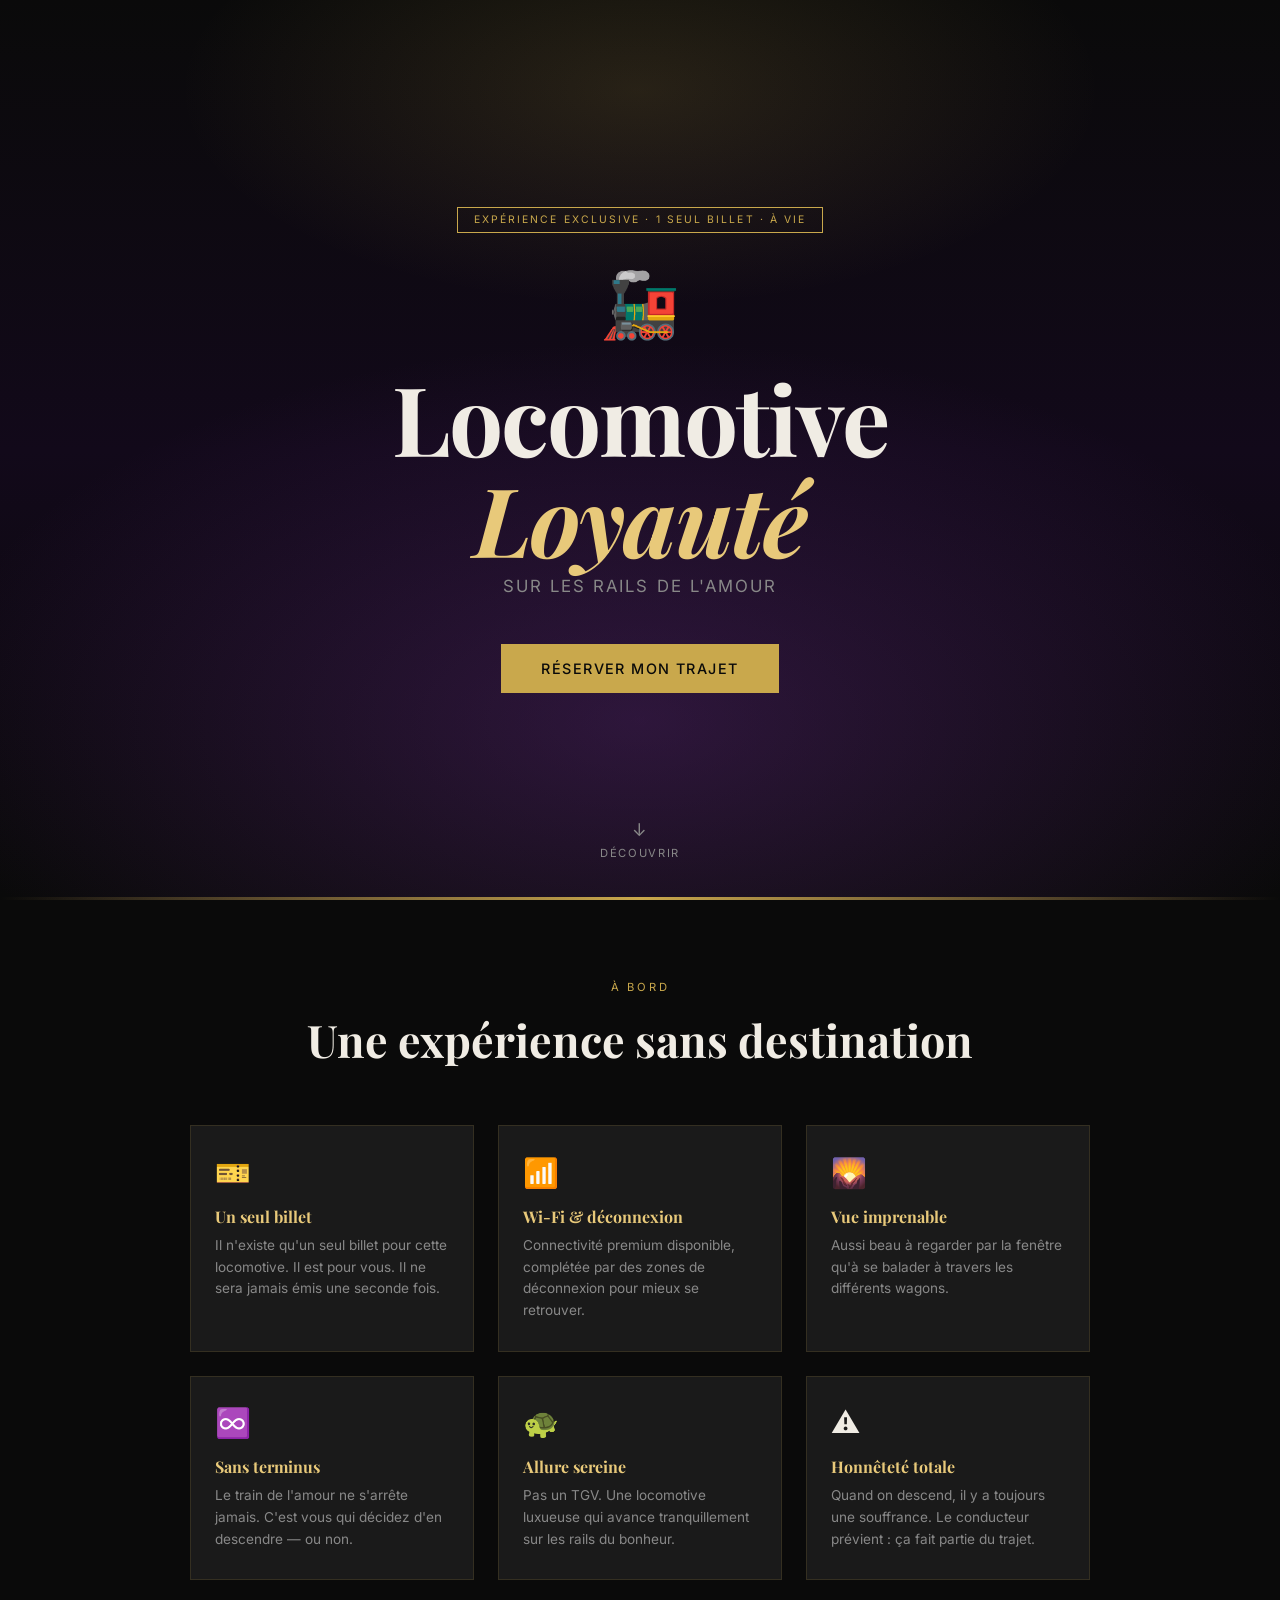
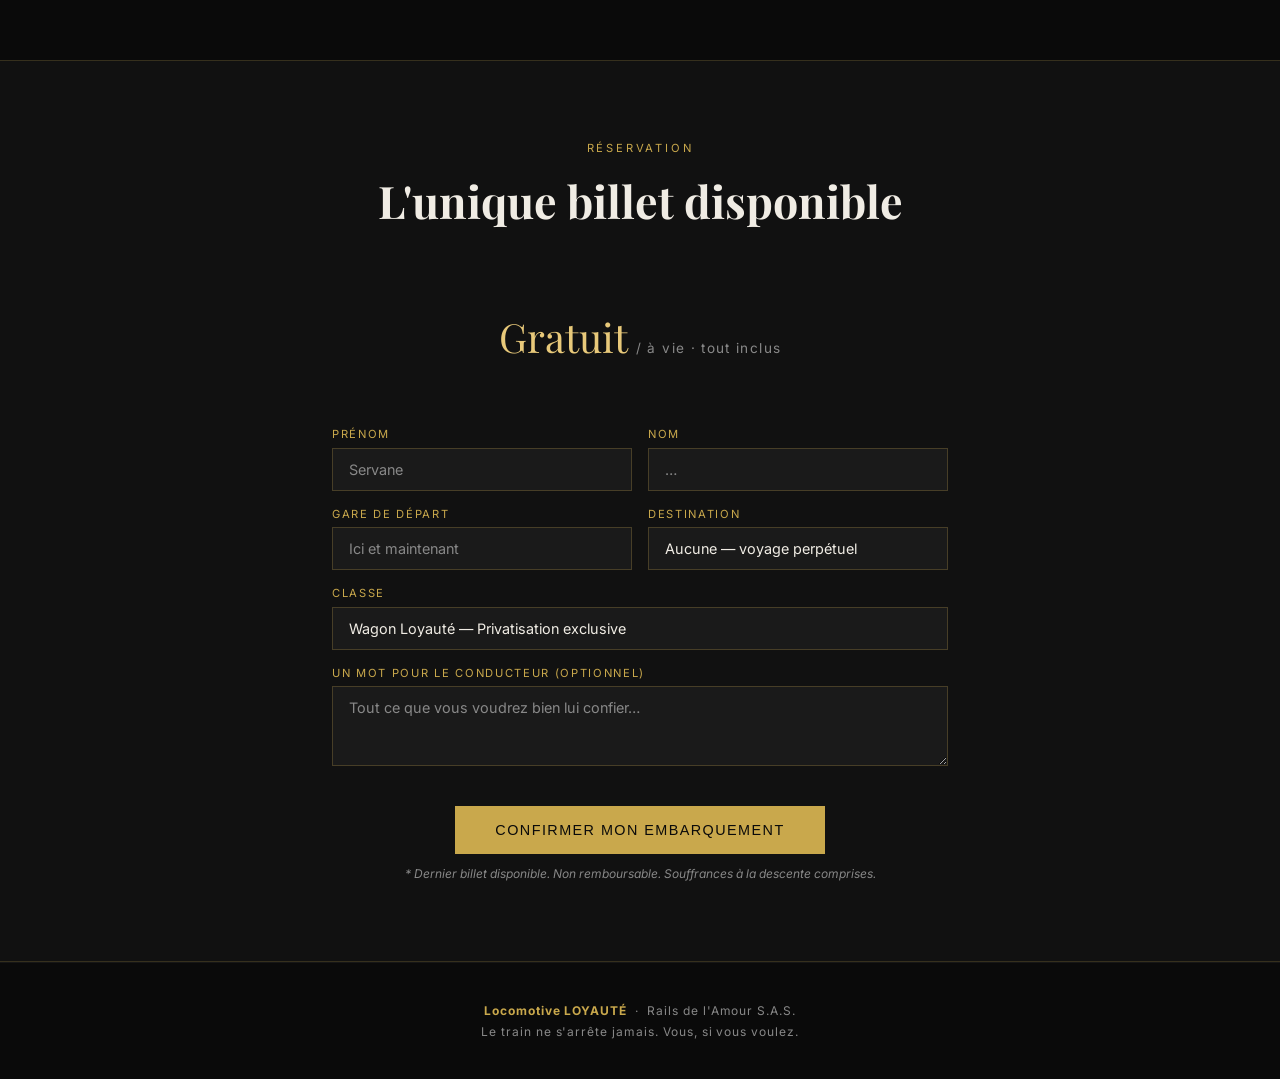
<file: locomotive.html>
<!DOCTYPE html>
<html lang="fr">
<head>
  <meta charset="UTF-8">
  <meta name="viewport" content="width=device-width, initial-scale=1.0">
  <title>Locomotive LOYAUTÉ — Réservation</title>
  <link rel="preconnect" href="https://fonts.googleapis.com">
  <link href="https://fonts.googleapis.com/css2?family=Playfair+Display:ital,wght@0,400;0,700;1,400&family=Inter:wght@300;400;500&display=swap" rel="stylesheet">
  <style>
    *, *::before, *::after { box-sizing: border-box; margin: 0; padding: 0; }

    :root {
      --gold: #c9a84c;
      --gold-light: #e8c97a;
      --dark: #0a0a0a;
      --dark2: #111;
      --dark3: #1a1a1a;
      --text: #f0ece4;
      --muted: #888;
    }

    body {
      background: var(--dark);
      color: var(--text);
      font-family: 'Inter', sans-serif;
      min-height: 100vh;
      overflow-x: hidden;
    }

    .hero {
      position: relative;
      height: 100vh;
      display: flex;
      flex-direction: column;
      align-items: center;
      justify-content: center;
      text-align: center;
      padding: 2rem;
      overflow: hidden;
    }

    .hero::before {
      content: '';
      position: absolute;
      inset: 0;
      background:
        radial-gradient(ellipse 80% 60% at 50% 80%, rgba(107,45,139,.35) 0%, transparent 70%),
        radial-gradient(ellipse 60% 40% at 50% 10%, rgba(201,168,76,.15) 0%, transparent 60%),
        linear-gradient(180deg, #0a0a0a 0%, #12091a 50%, #0a0a0a 100%);
    }

    .track {
      position: absolute;
      bottom: 0;
      left: 0; right: 0;
      height: 3px;
      background: linear-gradient(90deg, transparent, var(--gold), transparent);
      animation: trackShine 3s ease-in-out infinite;
    }
    @keyframes trackShine { 0%,100% { opacity: .4; } 50% { opacity: 1; } }

    .stars { position: absolute; inset: 0; pointer-events: none; }
    .star {
      position: absolute;
      width: 2px; height: 2px;
      border-radius: 50%;
      background: white;
      animation: twinkle var(--d, 3s) var(--delay, 0s) ease-in-out infinite;
    }
    @keyframes twinkle { 0%,100% { opacity: 0; } 50% { opacity: 1; } }

    .badge {
      position: relative;
      display: inline-block;
      border: 1px solid var(--gold);
      color: var(--gold);
      font-size: .65rem;
      letter-spacing: .2em;
      text-transform: uppercase;
      padding: .35rem 1rem;
      margin-bottom: 2rem;
    }

    .hero h1 {
      position: relative;
      font-family: 'Playfair Display', serif;
      font-size: clamp(2.8rem, 8vw, 6rem);
      line-height: 1.05;
      letter-spacing: -.02em;
      margin-bottom: .5rem;
    }
    .hero h1 em { font-style: italic; color: var(--gold-light); }

    .subtitle {
      position: relative;
      font-size: clamp(.85rem, 2vw, 1.05rem);
      color: var(--muted);
      letter-spacing: .12em;
      text-transform: uppercase;
      margin-bottom: 3rem;
    }

    .loco-icon {
      position: relative;
      font-size: 4rem;
      margin-bottom: 1.5rem;
      animation: float 4s ease-in-out infinite;
    }
    @keyframes float { 0%,100% { transform: translateX(0); } 50% { transform: translateX(12px); } }

    .cta-btn {
      position: relative;
      display: inline-block;
      background: var(--gold);
      color: var(--dark);
      font-weight: 500;
      font-size: .9rem;
      letter-spacing: .1em;
      text-transform: uppercase;
      padding: 1rem 2.5rem;
      cursor: pointer;
      border: none;
      text-decoration: none;
      transition: background .2s, transform .15s;
    }
    .cta-btn:hover { background: var(--gold-light); transform: translateY(-2px); }

    .scroll-hint {
      position: absolute;
      bottom: 2.5rem;
      left: 50%;
      transform: translateX(-50%);
      display: flex;
      flex-direction: column;
      align-items: center;
      gap: .4rem;
      color: var(--muted);
      font-size: .7rem;
      letter-spacing: .15em;
      text-transform: uppercase;
      animation: fadeUpDown 2s ease-in-out infinite;
    }
    @keyframes fadeUpDown {
      0%,100% { opacity: .4; transform: translateX(-50%) translateY(0); }
      50% { opacity: 1; transform: translateX(-50%) translateY(4px); }
    }
    .scroll-hint span { font-size: 1.1rem; }

    .section { padding: 5rem 2rem; }
    .features { max-width: 900px; margin: 0 auto; text-align: center; }

    .section-label {
      color: var(--gold);
      font-size: .7rem;
      letter-spacing: .25em;
      text-transform: uppercase;
      margin-bottom: 1rem;
    }

    .section-title {
      font-family: 'Playfair Display', serif;
      font-size: clamp(1.8rem, 4vw, 2.8rem);
      margin-bottom: 3.5rem;
    }

    .cards {
      display: grid;
      grid-template-columns: repeat(auto-fit, minmax(220px, 1fr));
      gap: 1.5rem;
      text-align: left;
    }

    .card {
      background: var(--dark3);
      border: 1px solid rgba(201,168,76,.15);
      padding: 1.8rem 1.5rem;
      transition: border-color .2s;
    }
    .card:hover { border-color: rgba(201,168,76,.5); }
    .card-icon { font-size: 1.8rem; margin-bottom: 1rem; }
    .card h3 { font-family: 'Playfair Display', serif; font-size: 1rem; margin-bottom: .5rem; color: var(--gold-light); }
    .card p { font-size: .85rem; color: var(--muted); line-height: 1.6; }

    .booking-section {
      background: var(--dark2);
      border-top: 1px solid rgba(201,168,76,.2);
      border-bottom: 1px solid rgba(201,168,76,.2);
    }
    .booking-wrap { max-width: 680px; margin: 0 auto; padding: 5rem 2rem; text-align: center; }

    .form-grid {
      display: grid;
      grid-template-columns: 1fr 1fr;
      gap: 1rem;
      margin: 2.5rem 0;
      text-align: left;
    }
    @media (max-width: 500px) { .form-grid { grid-template-columns: 1fr; } }

    .field { display: flex; flex-direction: column; gap: .4rem; }
    .field.full { grid-column: 1 / -1; }

    label { font-size: .7rem; letter-spacing: .15em; text-transform: uppercase; color: var(--gold); }

    input, select, textarea {
      background: var(--dark3);
      border: 1px solid rgba(201,168,76,.25);
      color: var(--text);
      font-family: 'Inter', sans-serif;
      font-size: .9rem;
      padding: .75rem 1rem;
      width: 100%;
      outline: none;
      transition: border-color .2s;
      appearance: none;
    }
    input::placeholder, textarea::placeholder { color: var(--muted); }
    input:focus, textarea:focus { border-color: var(--gold); }
    textarea { resize: vertical; min-height: 80px; }

    .price-tag { display: inline-flex; align-items: baseline; gap: .5rem; margin: 1.5rem 0; }
    .price-tag .amount { font-family: 'Playfair Display', serif; font-size: 2.5rem; color: var(--gold-light); }
    .price-tag .unit { font-size: .85rem; color: var(--muted); letter-spacing: .1em; }
    .disclaimer { font-size: .75rem; color: var(--muted); margin-top: .75rem; font-style: italic; }

    .modal-overlay {
      position: fixed; inset: 0;
      background: rgba(0,0,0,.85);
      display: flex; align-items: center; justify-content: center;
      padding: 1.5rem; z-index: 100;
      opacity: 0; pointer-events: none;
      transition: opacity .3s;
    }
    .modal-overlay.active { opacity: 1; pointer-events: all; }
    .modal {
      background: var(--dark2);
      border: 1px solid var(--gold);
      max-width: 480px; width: 100%;
      padding: 3rem 2rem; text-align: center;
      transform: translateY(20px);
      transition: transform .3s;
    }
    .modal-overlay.active .modal { transform: translateY(0); }
    .modal-icon { font-size: 3.5rem; margin-bottom: 1.5rem; }
    .modal h2 { font-family: 'Playfair Display', serif; font-size: 1.7rem; margin-bottom: 1rem; color: var(--gold-light); }
    .modal p { font-size: .9rem; color: var(--muted); line-height: 1.7; margin-bottom: .7rem; }
    .ticket { margin: 1.5rem 0; border: 1px dashed rgba(201,168,76,.4); padding: 1.2rem; text-align: left; }
    .ticket-row { display: flex; justify-content: space-between; font-size: .8rem; padding: .3rem 0; border-bottom: 1px solid rgba(255,255,255,.05); }
    .ticket-row:last-child { border: none; }
    .ticket-row .key { color: var(--muted); }
    .ticket-row .val { color: var(--gold-light); font-weight: 500; }
    .modal-close {
      margin-top: 1.5rem;
      background: transparent;
      border: 1px solid var(--gold);
      color: var(--gold);
      padding: .7rem 2rem; cursor: pointer;
      font-size: .8rem; letter-spacing: .12em; text-transform: uppercase;
      transition: background .2s, color .2s;
    }
    .modal-close:hover { background: var(--gold); color: var(--dark); }

    footer {
      padding: 2.5rem; text-align: center;
      color: var(--muted); font-size: .75rem;
      letter-spacing: .08em;
      border-top: 1px solid rgba(255,255,255,.05);
    }
    footer strong { color: var(--gold); }
  </style>
</head>
<body>

<div class="stars" id="stars"></div>

<section class="hero">
  <div class="track"></div>
  <div class="badge">Expérience exclusive · 1 seul billet · À vie</div>
  <div class="loco-icon">🚂</div>
  <h1>Locomotive<br><em>Loyauté</em></h1>
  <p class="subtitle">Sur les Rails de l'Amour</p>
  <a class="cta-btn" href="#booking">Réserver mon trajet</a>
  <div class="scroll-hint"><span>↓</span>Découvrir</div>
</section>

<section class="section">
  <div class="features">
    <p class="section-label">À bord</p>
    <h2 class="section-title">Une expérience sans destination</h2>
    <div class="cards">
      <div class="card"><div class="card-icon">🎫</div><h3>Un seul billet</h3><p>Il n'existe qu'un seul billet pour cette locomotive. Il est pour vous. Il ne sera jamais émis une seconde fois.</p></div>
      <div class="card"><div class="card-icon">📶</div><h3>Wi-Fi &amp; déconnexion</h3><p>Connectivité premium disponible, complétée par des zones de déconnexion pour mieux se retrouver.</p></div>
      <div class="card"><div class="card-icon">🌄</div><h3>Vue imprenable</h3><p>Aussi beau à regarder par la fenêtre qu'à se balader à travers les différents wagons.</p></div>
      <div class="card"><div class="card-icon">♾️</div><h3>Sans terminus</h3><p>Le train de l'amour ne s'arrête jamais. C'est vous qui décidez d'en descendre — ou non.</p></div>
      <div class="card"><div class="card-icon">🐢</div><h3>Allure sereine</h3><p>Pas un TGV. Une locomotive luxueuse qui avance tranquillement sur les rails du bonheur.</p></div>
      <div class="card"><div class="card-icon">⚠️</div><h3>Honnêteté totale</h3><p>Quand on descend, il y a toujours une souffrance. Le conducteur prévient : ça fait partie du trajet.</p></div>
    </div>
  </div>
</section>

<section class="booking-section" id="booking">
  <div class="booking-wrap">
    <p class="section-label">Réservation</p>
    <h2 class="section-title">L'unique billet disponible</h2>
    <div class="price-tag">
      <span class="amount">Gratuit</span>
      <span class="unit">/ à vie · tout inclus</span>
    </div>
    <form id="bookingForm">
      <div class="form-grid">
        <div class="field"><label for="prenom">Prénom</label><input type="text" id="prenom" placeholder="Servane" required></div>
        <div class="field"><label for="nom">Nom</label><input type="text" id="nom" placeholder="…" required></div>
        <div class="field"><label for="depart">Gare de départ</label><input type="text" id="depart" placeholder="Ici et maintenant" required></div>
        <div class="field"><label for="destination">Destination</label><input type="text" id="destination" value="Aucune — voyage perpétuel" readonly></div>
        <div class="field full"><label for="classe">Classe</label><input type="text" id="classe" value="Wagon Loyauté — Privatisation exclusive" readonly></div>
        <div class="field full"><label for="message">Un mot pour le conducteur (optionnel)</label><textarea id="message" placeholder="Tout ce que vous voudrez bien lui confier…"></textarea></div>
      </div>
      <button type="submit" class="cta-btn">Confirmer mon embarquement</button>
      <p class="disclaimer">* Dernier billet disponible. Non remboursable. Souffrances à la descente comprises.</p>
    </form>
  </div>
</section>

<footer>
  <strong>Locomotive LOYAUTÉ</strong> &nbsp;·&nbsp; Rails de l'Amour S.A.S.<br>
  <span style="margin-top:.4rem;display:block">Le train ne s'arrête jamais. Vous, si vous voulez.</span>
</footer>

<div class="modal-overlay" id="modalOverlay">
  <div class="modal">
    <div class="modal-icon">🎫</div>
    <h2>Billet confirmé !</h2>
    <p>Bienvenue à bord, <strong id="modalName" style="color:var(--gold-light)"></strong>.</p>
    <p>Vous êtes <em>l'unique passagère</em> de la locomotive <em>Loyauté</em>.</p>
    <div class="ticket">
      <div class="ticket-row"><span class="key">Train</span><span class="val">LOYAUTÉ 001</span></div>
      <div class="ticket-row"><span class="key">Départ</span><span class="val" id="modalDepart"></span></div>
      <div class="ticket-row"><span class="key">Destination</span><span class="val">Inconnue ♾️</span></div>
      <div class="ticket-row"><span class="key">Durée</span><span class="val">À vie</span></div>
      <div class="ticket-row"><span class="key">Passagers</span><span class="val">1 — vous uniquement</span></div>
      <div class="ticket-row"><span class="key">Prix</span><span class="val">Gratuit (cœur compris)</span></div>
    </div>
    <p style="font-size:.8rem;font-style:italic">Le conducteur vous souhaite un bon voyage.<br>La trentaine ne s'use pas sur les rails du bonheur.</p>
    <button class="modal-close" id="modalClose">Monter à bord</button>
  </div>
</div>

<script>
  const starsEl = document.getElementById('stars');
  for (let i = 0; i < 80; i++) {
    const s = document.createElement('div');
    s.className = 'star';
    s.style.left = Math.random() * 100 + '%';
    s.style.top = Math.random() * 100 + '%';
    s.style.setProperty('--d', (2 + Math.random() * 4) + 's');
    s.style.setProperty('--delay', (Math.random() * 4) + 's');
    starsEl.appendChild(s);
  }

  const form = document.getElementById('bookingForm');
  const overlay = document.getElementById('modalOverlay');
  const closeBtn = document.getElementById('modalClose');

  form.addEventListener('submit', e => {
    e.preventDefault();
    const prenom = document.getElementById('prenom').value.trim() || 'Voyageur';
    const nom = document.getElementById('nom').value.trim();
    const depart = document.getElementById('depart').value.trim() || 'Ici et maintenant';
    document.getElementById('modalName').textContent = prenom + (nom ? ' ' + nom : '');
    document.getElementById('modalDepart').textContent = depart;
    overlay.classList.add('active');
  });

  closeBtn.addEventListener('click', () => overlay.classList.remove('active'));
  overlay.addEventListener('click', e => { if (e.target === overlay) overlay.classList.remove('active'); });
</script>
</body>
</html>
</file>
